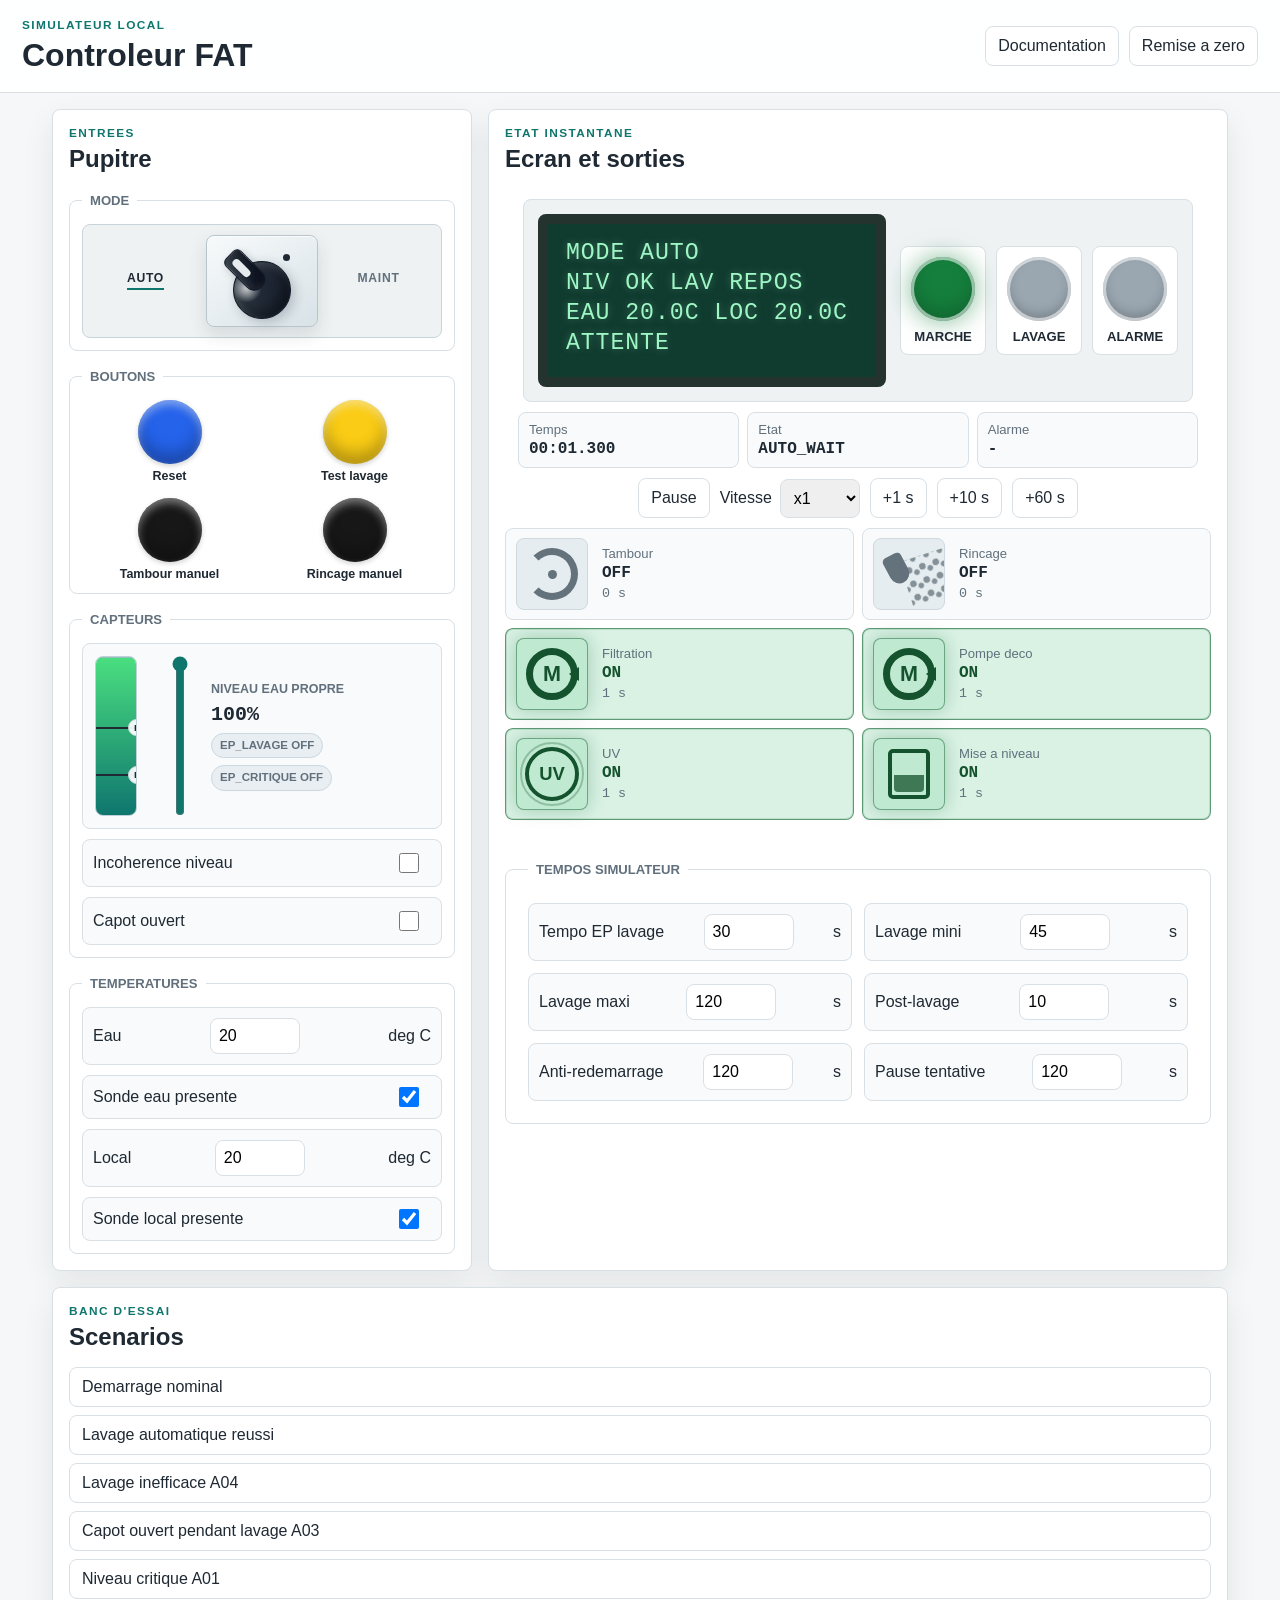
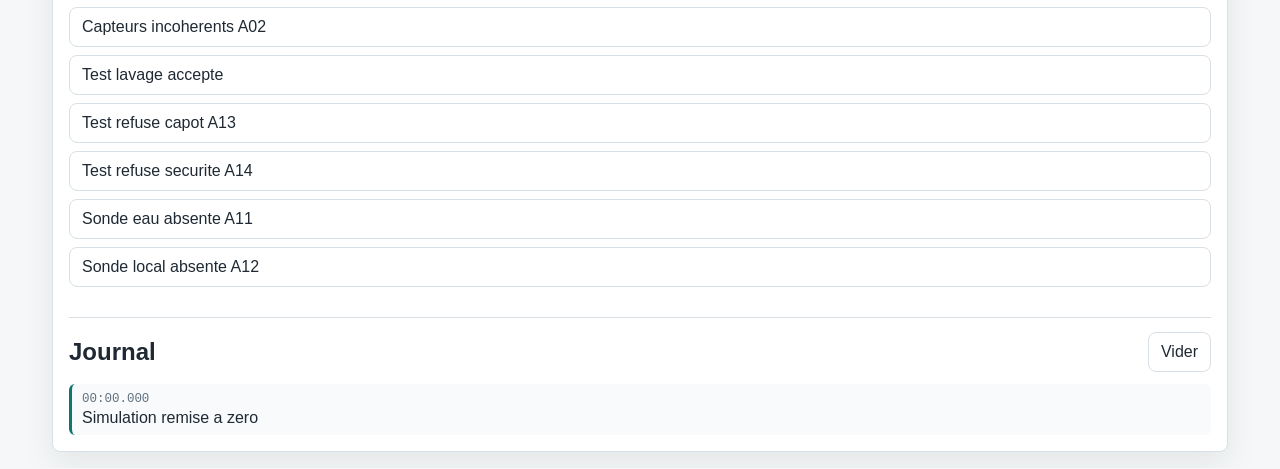
<file: simulator.html>
<!DOCTYPE html>
<html lang="fr">
<head>
  <meta charset="UTF-8">
  <meta name="viewport" content="width=device-width, initial-scale=1.0">
  <title>DrumFilterController - Simulateur visuel</title>
  <link rel="stylesheet" href="simulator/style.css">
</head>
<body>
  <header class="topbar">
    <div>
      <p class="eyebrow">Simulateur local</p>
      <h1>Controleur FAT</h1>
    </div>
    <nav class="top-actions" aria-label="Navigation">
      <a href="index.html">Documentation</a>
      <button id="reset-sim" type="button">Remise a zero</button>
    </nav>
  </header>

  <main class="sim-layout">
    <section class="panel operator-panel" aria-labelledby="operator-title">
      <div class="panel-title">
        <p class="eyebrow">Entrees</p>
        <h2 id="operator-title">Pupitre</h2>
      </div>

      <fieldset class="control-group">
        <legend>Mode</legend>
        <div id="mode-selector" class="industrial-selector" data-position="auto" role="radiogroup" aria-label="Mode demande">
          <input id="mode-auto" class="mode-radio" type="radio" name="mode" value="auto" checked>
          <input id="mode-maintenance" class="mode-radio" type="radio" name="mode" value="maintenance">
          <button class="selector-position selector-position-auto" type="button" data-mode="auto" aria-label="Mode auto">
            <span>AUTO</span>
          </button>
          <div class="selector-body" aria-hidden="true">
            <span class="selector-index selector-index-auto"></span>
            <span class="selector-knob"><span></span></span>
            <span class="selector-index selector-index-maintenance"></span>
          </div>
          <button class="selector-position selector-position-maintenance" type="button" data-mode="maintenance" aria-label="Mode maintenance">
            <span>MAINT</span>
          </button>
        </div>
      </fieldset>

      <fieldset class="control-group">
        <legend>Boutons</legend>
        <div class="button-grid">
          <button id="btn-reset" type="button" class="physical-button button-reset"><span></span><em>Reset</em></button>
          <button id="btn-test" type="button" class="physical-button button-test"><span></span><em>Test lavage</em></button>
          <button id="btn-tambour" type="button" class="physical-button button-manual hold-button"><span></span><em>Tambour manuel</em></button>
          <button id="btn-rincage" type="button" class="physical-button button-manual hold-button"><span></span><em>Rincage manuel</em></button>
        </div>
      </fieldset>

      <fieldset class="control-group">
        <legend>Capteurs</legend>
        <div class="level-control">
          <div class="level-meter" aria-hidden="true">
            <div class="level-fill" id="level-fill"></div>
            <div class="level-threshold level-threshold-wash"><span>EP_LAVAGE</span></div>
            <div class="level-threshold level-threshold-critical"><span>EP_CRITIQUE</span></div>
          </div>
          <input id="level-slider" class="level-slider" type="range" min="0" max="100" value="100" step="1" aria-label="Niveau eau propre">
          <div class="level-readout">
            <span>Niveau eau propre</span>
            <strong id="level-value">100%</strong>
            <em id="level-ep-lavage">EP_LAVAGE OFF</em>
            <em id="level-ep-critique">EP_CRITIQUE OFF</em>
          </div>
        </div>
        <label class="switch-row">
          <span>Incoherence niveau</span>
          <input id="level-incoherent" type="checkbox">
        </label>
        <label class="switch-row">
          <span>Capot ouvert</span>
          <input id="capot-ouvert" type="checkbox">
        </label>
      </fieldset>

      <fieldset class="control-group">
        <legend>Temperatures</legend>
        <label class="temp-row">
          <span>Eau</span>
          <input id="temp-eau" type="number" value="20" step="0.5">
          <span>deg C</span>
        </label>
        <label class="switch-row compact">
          <span>Sonde eau presente</span>
          <input id="temp-eau-valid" type="checkbox" checked>
        </label>
        <label class="temp-row">
          <span>Local</span>
          <input id="temp-local" type="number" value="20" step="0.5">
          <span>deg C</span>
        </label>
        <label class="switch-row compact">
          <span>Sonde local presente</span>
          <input id="temp-local-valid" type="checkbox" checked>
        </label>
      </fieldset>

    </section>

    <section class="panel dashboard" aria-labelledby="dashboard-title">
      <div class="panel-title">
        <p class="eyebrow">Etat instantane</p>
        <h2 id="dashboard-title">Ecran et sorties</h2>
      </div>

      <div class="faceplate">
        <div class="lcd" aria-label="Ecran LCD 20 par 4">
          <div id="lcd-line-1">BOOT</div>
          <div id="lcd-line-2"></div>
          <div id="lcd-line-3"></div>
          <div id="lcd-line-4"></div>
        </div>

        <div class="indicator-grid" aria-label="Voyants">
          <div class="indicator" data-indicator="voyantMarche"><span></span>Marche</div>
          <div class="indicator" data-indicator="voyantLavage"><span></span>Lavage</div>
          <div class="indicator" data-indicator="voyantAlarme"><span></span>Alarme</div>
        </div>
      </div>

      <div class="status-strip">
        <div><span>Temps</span><strong id="sim-time">00:00.000</strong></div>
        <div><span>Etat</span><strong id="state-name">BOOT</strong></div>
        <div><span>Alarme</span><strong id="alarm-code">-</strong></div>
      </div>

      <div class="time-controls" aria-label="Controle du temps">
        <button id="play-pause" type="button">Pause</button>
        <label>
          Vitesse
          <select id="speed-select">
            <option value="0.25">x0.25</option>
            <option value="0.5">x0.5</option>
            <option value="1" selected>x1</option>
            <option value="10">x10</option>
            <option value="60">x60</option>
          </select>
        </label>
        <button data-step-ms="1000" type="button">+1 s</button>
        <button data-step-ms="10000" type="button">+10 s</button>
        <button data-step-ms="60000" type="button">+60 s</button>
      </div>

      <div class="output-grid" aria-label="Sorties commandees">
        <div class="output output-tambour" data-output="cmdTambour"><i class="actuator-icon"></i><div><span>Tambour</span><strong>OFF</strong><small>0 s</small></div></div>
        <div class="output output-rincage" data-output="cmdRincage"><i class="actuator-icon"></i><div><span>Rincage</span><strong>OFF</strong><small>0 s</small></div></div>
        <div class="output output-motor" data-output="cmdPompeFiltration"><i class="actuator-icon"></i><div><span>Filtration</span><strong>OFF</strong><small>0 s</small></div></div>
        <div class="output output-motor" data-output="cmdPompeDeco"><i class="actuator-icon"></i><div><span>Pompe deco</span><strong>OFF</strong><small>0 s</small></div></div>
        <div class="output output-uv" data-output="cmdUv"><i class="actuator-icon"></i><div><span>UV</span><strong>OFF</strong><small>0 s</small></div></div>
        <div class="output output-level" data-output="cmdMiseANiveau"><i class="actuator-icon"></i><div><span>Mise a niveau</span><strong>OFF</strong><small>0 s</small></div></div>
      </div>

      <fieldset class="control-group simulator-timing">
        <legend>Tempos simulateur</legend>
        <label class="temp-row">
          <span>Tempo EP lavage</span>
          <input id="cfg-ep-delay" type="number" value="30" min="0" step="1">
          <span>s</span>
        </label>
        <label class="temp-row">
          <span>Lavage mini</span>
          <input id="cfg-wash-min" type="number" value="45" min="1" step="1">
          <span>s</span>
        </label>
        <label class="temp-row">
          <span>Lavage maxi</span>
          <input id="cfg-wash-max" type="number" value="120" min="1" step="1">
          <span>s</span>
        </label>
        <label class="temp-row">
          <span>Post-lavage</span>
          <input id="cfg-residual" type="number" value="10" min="0" step="1">
          <span>s</span>
        </label>
        <label class="temp-row">
          <span>Anti-redemarrage</span>
          <input id="cfg-anti-restart" type="number" value="120" min="0" step="1">
          <span>s</span>
        </label>
        <label class="temp-row">
          <span>Pause tentative</span>
          <input id="cfg-retry-pause" type="number" value="120" min="0" step="1">
          <span>s</span>
        </label>
      </fieldset>
    </section>

    <aside class="panel side-panel" aria-labelledby="scenarios-title">
      <div class="panel-title">
        <p class="eyebrow">Banc d'essai</p>
        <h2 id="scenarios-title">Scenarios</h2>
      </div>
      <div id="scenario-list" class="scenario-list"></div>

      <div class="log-header">
        <h2>Journal</h2>
        <button id="clear-log" type="button">Vider</button>
      </div>
      <ol id="event-log" class="event-log"></ol>
    </aside>
  </main>

  <script src="simulator/logic.js"></script>
  <script src="simulator/scenarios.js"></script>
  <script src="simulator/app.js"></script>
</body>
</html>
</file>
<file: simulator/style.css>
:root {
  --bg: #f5f7f8;
  --panel: #ffffff;
  --ink: #1f2933;
  --muted: #61707c;
  --line: #d8e0e5;
  --accent: #0f766e;
  --accent-strong: #0b5f59;
  --warning: #facc15;
  --danger: #b91c1c;
  --ok: #15803d;
  --lcd-bg: #103b2f;
  --lcd-ink: #9ef6c5;
  --shadow: 0 12px 32px rgba(31, 41, 51, 0.08);
  --sans: "Segoe UI", "Trebuchet MS", Arial, sans-serif;
  --mono: "Cascadia Code", "Consolas", monospace;
}

* {
  box-sizing: border-box;
}

body {
  margin: 0;
  min-height: 100vh;
  color: var(--ink);
  background: var(--bg);
  font-family: var(--sans);
}

button,
input,
select {
  font: inherit;
}

button,
a {
  border: 1px solid var(--line);
  border-radius: 8px;
  background: #fff;
  color: var(--ink);
  cursor: pointer;
  padding: 10px 12px;
  text-decoration: none;
}

button:hover,
a:hover,
button:focus-visible,
a:focus-visible {
  border-color: rgba(15, 118, 110, 0.45);
  background: #eef8f6;
  outline: none;
}

.topbar {
  display: flex;
  align-items: center;
  justify-content: space-between;
  gap: 16px;
  padding: 18px 22px;
  border-bottom: 1px solid var(--line);
  background: rgba(255, 255, 255, 0.9);
  position: sticky;
  top: 0;
  z-index: 5;
}

.topbar h1,
.panel-title h2,
.log-header h2 {
  margin: 0;
}

.eyebrow {
  margin: 0 0 5px;
  color: var(--accent);
  font-size: 0.74rem;
  font-weight: 800;
  letter-spacing: 0.12em;
  text-transform: uppercase;
}

.top-actions {
  display: flex;
  gap: 10px;
  flex-wrap: wrap;
}

.sim-layout {
  align-items: stretch;
  display: grid;
  grid-template-columns: 430px 740px 330px;
  gap: 16px;
  justify-content: center;
  margin: 0 auto;
  max-width: 1564px;
  padding: 16px;
}

.panel {
  background: var(--panel);
  border: 1px solid var(--line);
  border-radius: 8px;
  box-shadow: var(--shadow);
  padding: 16px;
}

.panel-title {
  margin-bottom: 16px;
}

.operator-panel {
  align-content: start;
  align-self: stretch;
}

.side-panel {
  align-self: stretch;
  display: flex;
  flex-direction: column;
  max-height: calc(100vh - 112px);
  min-height: 0;
  overflow: hidden;
}

.control-group {
  border: 1px solid var(--line);
  border-radius: 8px;
  display: grid;
  gap: 10px;
  margin: 0 0 14px;
  padding: 12px;
}

.operator-panel {
  display: grid;
  grid-template-columns: minmax(0, 1fr);
  gap: 18px;
}

.operator-panel .panel-title {
  grid-column: 1 / -1;
  margin-bottom: 2px;
}

.operator-panel .control-group {
  margin: 0;
}

.control-group legend {
  background: var(--panel);
  color: var(--muted);
  font-size: 0.82rem;
  font-weight: 800;
  margin-bottom: 4px;
  padding: 0 8px;
  text-transform: uppercase;
}

.switch-row,
.temp-row {
  align-items: center;
  background: #f8fafb;
  border: 1px solid var(--line);
  border-radius: 8px;
  display: flex;
  gap: 10px;
  justify-content: space-between;
  padding: 10px;
}

.industrial-selector {
  align-items: center;
  background: #eef2f3;
  border: 1px solid #c9d4da;
  border-radius: 8px;
  display: grid;
  gap: 8px;
  grid-template-columns: 1fr 112px 1fr;
  min-height: 112px;
  padding: 10px;
}

.selector-position {
  align-items: center;
  background: transparent;
  border: 0;
  border-radius: 0;
  box-shadow: none;
  color: var(--muted);
  cursor: pointer;
  display: flex;
  font-size: 0.76rem;
  font-weight: 900;
  justify-content: center;
  letter-spacing: 0.06em;
  line-height: 1;
  min-height: 42px;
  padding: 0;
  width: 100%;
  text-align: center;
}

.selector-position:hover,
.selector-position:focus-visible {
  background: transparent;
  border: 0;
  color: var(--ink);
  outline: none;
}

.mode-radio {
  inline-size: 1px;
  block-size: 1px;
  opacity: 0;
  position: absolute;
}

.industrial-selector[data-position="auto"] .selector-position-auto,
.industrial-selector[data-position="maintenance"] .selector-position-maintenance {
  color: var(--ink);
}

.selector-position span {
  border-bottom: 2px solid transparent;
  padding-bottom: 4px;
}

.industrial-selector[data-position="auto"] .selector-position-auto span,
.industrial-selector[data-position="maintenance"] .selector-position-maintenance span {
  border-bottom-color: var(--accent);
}

.selector-body {
  background:
    linear-gradient(145deg, #f7fafb, #d8e2e7);
  border: 1px solid #b8c5cc;
  border-radius: 8px;
  box-shadow:
    inset 0 1px 0 rgba(255, 255, 255, 0.75),
    0 8px 18px rgba(31, 41, 51, 0.12);
  height: 92px;
  cursor: pointer;
  position: relative;
  width: 112px;
}

.selector-index {
  background: #1f2933;
  border-radius: 999px;
  height: 7px;
  position: absolute;
  top: 18px;
  width: 7px;
}

.selector-index-auto {
  left: 27px;
}

.selector-index-maintenance {
  right: 27px;
}

.selector-knob {
  background:
    radial-gradient(circle at 34% 28%, rgba(255, 255, 255, 0.85), transparent 27%),
    linear-gradient(145deg, #343f48, #111827);
  border: 1px solid #111827;
  border-radius: 999px;
  box-shadow:
    inset 0 5px 8px rgba(255, 255, 255, 0.14),
    inset 0 -9px 14px rgba(0, 0, 0, 0.36),
    0 5px 12px rgba(31, 41, 51, 0.24);
  display: block;
  height: 58px;
  left: 26px;
  position: absolute;
  top: 25px;
  transform-origin: 50% 50%;
  transition: transform 160ms ease;
  width: 58px;
}

.selector-knob::after {
  background:
    linear-gradient(140deg, #303942, #111827 72%);
  border: 1px solid #111827;
  border-radius: 6px 6px 10px 10px;
  box-shadow:
    inset 4px 0 7px rgba(255, 255, 255, 0.08),
    inset -5px -5px 10px rgba(0, 0, 0, 0.28),
    0 4px 9px rgba(17, 24, 39, 0.22);
  content: "";
  height: 44px;
  left: 19px;
  position: absolute;
  top: -20px;
  width: 20px;
}

.selector-knob span {
  background: #e6ebee;
  border-radius: 999px;
  box-shadow: 0 1px 1px rgba(0, 0, 0, 0.3);
  display: block;
  height: 22px;
  left: 25px;
  position: absolute;
  top: -13px;
  width: 8px;
  z-index: 1;
}

.industrial-selector[data-position="auto"] .selector-knob {
  transform: rotate(-45deg);
}

.industrial-selector[data-position="maintenance"] .selector-knob {
  transform: rotate(45deg);
}

.selector-position:focus-visible span {
  outline: 2px solid rgba(15, 118, 110, 0.42);
  outline-offset: 4px;
}

.switch-row input {
  height: 20px;
  width: 38px;
}

.level-control {
  align-items: center;
  background: #f8fafb;
  border: 1px solid var(--line);
  border-radius: 8px;
  display: grid;
  gap: 12px;
  grid-template-columns: 58px 34px minmax(0, 1fr);
  min-height: 184px;
  padding: 12px;
}

.level-meter {
  background:
    linear-gradient(180deg, rgba(158, 246, 197, 0.28), rgba(15, 118, 110, 0.12));
  border: 1px solid #bfd0d8;
  border-radius: 8px;
  height: 160px;
  overflow: hidden;
  position: relative;
  width: 42px;
}

.level-fill {
  background:
    linear-gradient(180deg, #4ade80, #0f766e);
  border-top: 1px solid rgba(255, 255, 255, 0.55);
  bottom: 0;
  left: 0;
  position: absolute;
  transition: height 140ms ease, background 140ms ease;
  width: 100%;
}

.level-control.is-wash .level-fill {
  background:
    linear-gradient(180deg, #facc15, #b7791f);
}

.level-control.is-critical .level-fill {
  background:
    linear-gradient(180deg, #ef4444, #991b1b);
}

.level-threshold {
  border-top: 2px solid #1f2933;
  left: 0;
  position: absolute;
  right: 0;
}

.level-threshold span {
  background: rgba(255, 255, 255, 0.92);
  border: 1px solid #cdd8de;
  border-radius: 999px;
  color: var(--ink);
  font-size: 0.62rem;
  font-weight: 900;
  left: 32px;
  line-height: 1;
  padding: 3px 5px;
  position: absolute;
  top: -10px;
  white-space: nowrap;
}

.level-threshold-wash {
  bottom: 55%;
}

.level-threshold-critical {
  bottom: 25%;
}

.level-slider {
  accent-color: var(--accent);
  height: 160px;
  margin: 0;
  width: 30px;
  writing-mode: vertical-lr;
  direction: rtl;
}

.level-readout {
  display: grid;
  gap: 7px;
}

.level-readout span {
  color: var(--muted);
  font-size: 0.78rem;
  font-weight: 800;
  text-transform: uppercase;
}

.level-readout strong {
  font-family: var(--mono);
  font-size: 1.25rem;
}

.level-readout em {
  background: #e8eef2;
  border: 1px solid #ccd8df;
  border-radius: 999px;
  color: var(--muted);
  font-style: normal;
  font-size: 0.72rem;
  font-weight: 900;
  justify-self: start;
  line-height: 1;
  padding: 6px 8px;
}

.level-readout em.is-active {
  background: #fff4ce;
  border-color: rgba(183, 121, 31, 0.45);
  color: #8a5a0a;
}

.level-readout em.is-critical {
  background: #fee2e2;
  border-color: rgba(185, 28, 28, 0.4);
  color: var(--danger);
}

.switch-row.compact {
  padding: 8px 10px;
}

.button-grid {
  display: grid;
  grid-template-columns: repeat(2, minmax(0, 1fr));
  gap: 14px 10px;
  justify-items: center;
}

.physical-button {
  align-items: center;
  background: transparent;
  border: 0;
  box-shadow: none;
  color: var(--ink);
  display: inline-flex;
  flex-direction: column;
  font-weight: 800;
  gap: 6px;
  min-height: 0;
  padding: 0;
  text-shadow: none;
}

.physical-button:hover,
.physical-button:focus-visible {
  filter: brightness(1.04);
}

.physical-button:active,
.physical-button.is-held {
  transform: translateY(1px);
}

.physical-button span {
  border-radius: 999px;
  box-shadow:
    inset 0 5px 8px rgba(255, 255, 255, 0.42),
    inset 0 -10px 16px rgba(0, 0, 0, 0.28),
    0 2px 5px rgba(0, 0, 0, 0.18);
  display: block;
  height: 64px;
  width: 64px;
}

.physical-button:active span,
.physical-button.is-held span {
  box-shadow:
    inset 0 9px 13px rgba(0, 0, 0, 0.3),
    inset 0 -4px 7px rgba(255, 255, 255, 0.22);
}

.physical-button em {
  font-style: normal;
  font-size: 0.78rem;
  line-height: 1.1;
  text-align: center;
}

.button-reset span {
  background: #2563eb;
}

.button-test span {
  background: #facc15;
}

.button-manual span {
  background: #171717;
}

.temp-row input {
  min-width: 0;
  width: 90px;
  border: 1px solid var(--line);
  border-radius: 8px;
  padding: 8px;
}

.dashboard {
  align-self: stretch;
  align-content: start;
  display: grid;
  gap: 10px;
  justify-self: start;
  max-width: 740px;
  width: 100%;
}

.faceplate {
  align-items: center;
  background: #eef2f3;
  border: 1px solid var(--line);
  border-radius: 8px;
  display: grid;
  gap: 14px;
  grid-template-columns: max-content minmax(0, 1fr);
  justify-content: start;
  max-width: 100%;
  justify-self: center;
  padding: 14px;
  width: fit-content;
}

.lcd {
  background: var(--lcd-bg);
  box-sizing: content-box;
  border: 10px solid #25332f;
  border-radius: 8px;
  color: var(--lcd-ink);
  font-family: var(--mono);
  font-size: 1.45rem;
  letter-spacing: 0.04em;
  line-height: 1.18;
  padding: 16px 18px;
  text-shadow: 0 0 8px rgba(158, 246, 197, 0.32);
  width: 21ch;
}

.lcd div {
  min-height: 1.3em;
  white-space: pre;
}

.status-strip,
.output-grid {
  display: grid;
  gap: 8px;
}

.status-strip {
  grid-template-columns: repeat(3, minmax(0, 1fr));
  justify-self: center;
  max-width: 680px;
  width: 100%;
}

.status-strip div,
.output {
  border: 1px solid var(--line);
  border-radius: 8px;
  background: #f8fafb;
  padding: 9px 10px;
}

.status-strip span,
.output span {
  color: var(--muted);
  display: block;
  font-size: 0.82rem;
  margin-bottom: 3px;
}

.status-strip strong,
.output strong {
  display: block;
  font-family: var(--mono);
  line-height: 1.15;
}

.output small {
  color: var(--muted);
  display: block;
  font-family: var(--mono);
  line-height: 1.1;
  margin-top: 4px;
}

.time-controls {
  align-items: center;
  justify-content: center;
  display: flex;
  flex-wrap: wrap;
  gap: 10px;
}

.time-controls label {
  align-items: center;
  display: inline-flex;
  gap: 8px;
}

.time-controls select {
  border: 1px solid var(--line);
  border-radius: 8px;
  padding: 9px;
}

.indicator-grid {
  display: grid;
  gap: 10px;
  grid-template-columns: repeat(3, minmax(76px, 86px));
}

.indicator {
  align-items: center;
  background: #fff;
  border: 1px solid var(--line);
  border-radius: 8px;
  display: flex;
  flex-direction: column;
  font-size: 0.82rem;
  font-weight: 800;
  gap: 8px;
  justify-content: center;
  min-height: 0;
  padding: 10px 6px;
  text-align: center;
  text-transform: uppercase;
}

.indicator span {
  background: #9aa7b1;
  border-radius: 999px;
  box-shadow:
    inset 0 0 0 3px rgba(255, 255, 255, 0.55),
    inset 0 -6px 12px rgba(0, 0, 0, 0.22);
  display: inline-block;
  height: 64px;
  width: 64px;
}

.indicator.is-on[data-indicator="voyantMarche"] span {
  background: var(--ok);
  box-shadow:
    inset 0 0 0 3px rgba(255, 255, 255, 0.55),
    inset 0 -10px 20px rgba(0, 0, 0, 0.2),
    0 0 24px rgba(21, 128, 61, 0.55);
}

.indicator.is-on[data-indicator="voyantLavage"] span {
  background: var(--warning);
  box-shadow:
    inset 0 0 0 3px rgba(255, 255, 255, 0.55),
    inset 0 -10px 20px rgba(0, 0, 0, 0.2),
    0 0 24px rgba(250, 204, 21, 0.65);
}

.indicator.is-on[data-indicator="voyantAlarme"] span {
  background: var(--danger);
  box-shadow:
    inset 0 0 0 3px rgba(255, 255, 255, 0.55),
    inset 0 -10px 20px rgba(0, 0, 0, 0.2),
    0 0 24px rgba(185, 28, 28, 0.55);
}

.output-grid {
  grid-template-columns: repeat(2, minmax(250px, 1fr));
}

.simulator-timing {
  display: grid;
  gap: 12px;
  grid-template-columns: repeat(2, minmax(0, 1fr));
  justify-self: stretch;
  margin-top: 32px;
  padding: 22px;
}

.simulator-timing legend {
  grid-column: 1 / -1;
}

.output {
  align-items: center;
  display: grid;
  gap: 10px;
  grid-template-columns: 76px minmax(0, 1fr);
  min-height: 86px;
}

.output.is-on {
  background: #d9f2e4;
  border-color: rgba(22, 101, 52, 0.62);
  box-shadow: inset 0 0 0 1px rgba(22, 101, 52, 0.14);
}

.output.is-on strong {
  color: #14532d;
}

.actuator-icon {
  align-items: center;
  background: #e6edf0;
  border: 1px solid #cfd9df;
  border-radius: 8px;
  color: #64727c;
  display: inline-flex;
  font-style: normal;
  height: 72px;
  justify-content: center;
  overflow: hidden;
  position: relative;
  width: 72px;
}

.actuator-icon::before,
.actuator-icon::after {
  content: "";
  position: absolute;
}

.output-tambour .actuator-icon::before {
  border: 7px solid currentColor;
  border-left-color: transparent;
  border-radius: 999px;
  height: 38px;
  width: 38px;
}

.output-tambour .actuator-icon::after {
  background: currentColor;
  border-radius: 999px;
  height: 9px;
  width: 9px;
}

.output-rincage .actuator-icon::before {
  background: currentColor;
  border-radius: 5px 5px 11px 11px;
  height: 30px;
  left: 13px;
  top: 15px;
  transform: rotate(-28deg);
  width: 20px;
}

.output-rincage .actuator-icon::after {
  background:
    radial-gradient(circle, currentColor 0 3px, transparent 3.8px) 0 4px / 14px 14px,
    radial-gradient(circle, currentColor 0 2.4px, transparent 3.2px) 7px 22px / 14px 14px;
  height: 46px;
  left: 31px;
  opacity: 0.75;
  top: 15px;
  transform: rotate(-18deg);
  width: 46px;
}

.output-motor .actuator-icon::before {
  border: 7px solid currentColor;
  border-radius: 999px;
  content: "M";
  display: grid;
  font-family: var(--sans);
  font-size: 1.35rem;
  font-weight: 900;
  height: 38px;
  line-height: 1;
  place-items: center;
  width: 38px;
}

.output-motor .actuator-icon::after {
  border-right: 10px solid currentColor;
  border-top: 7px solid transparent;
  border-bottom: 7px solid transparent;
  height: 0;
  right: 8px;
  width: 0;
}

.output-uv .actuator-icon::before {
  border: 4px solid currentColor;
  border-radius: 999px;
  content: "UV";
  display: grid;
  font-family: var(--sans);
  font-size: 1.15rem;
  font-weight: 900;
  height: 46px;
  line-height: 1;
  place-items: center;
  width: 46px;
}

.output-uv .actuator-icon::after {
  border: 2px solid currentColor;
  border-radius: 999px;
  height: 60px;
  opacity: 0.28;
  width: 60px;
}

.output-level .actuator-icon::before {
  border: 4px solid currentColor;
  border-radius: 5px;
  height: 42px;
  width: 34px;
}

.output-level .actuator-icon::after {
  background: currentColor;
  border-radius: 0 0 4px 4px;
  bottom: 17px;
  height: 17px;
  opacity: 0.75;
  width: 30px;
}

.output.is-on .actuator-icon {
  background: #bfe9d0;
  border-color: rgba(22, 101, 52, 0.5);
  color: #14532d;
  box-shadow: 0 0 18px rgba(22, 101, 52, 0.28);
}

.output-tambour.is-on .actuator-icon::before {
  animation: actuator-spin 900ms linear infinite;
}

.output-rincage.is-on .actuator-icon::after {
  animation: actuator-spray 650ms linear infinite;
}

.output-motor.is-on .actuator-icon {
  animation: actuator-pulse 900ms ease-in-out infinite;
}

.output-uv.is-on .actuator-icon::after {
  animation: actuator-glow 1100ms ease-in-out infinite;
}

.output-level.is-on .actuator-icon::after {
  animation: actuator-fill 1400ms ease-in-out infinite;
}

@keyframes actuator-spin {
  to {
    transform: rotate(360deg);
  }
}

@keyframes actuator-spray {
  from {
    transform: translateX(-14px);
  }
  to {
    transform: translateX(14px);
  }
}

@keyframes actuator-pulse {
  0%,
  100% {
    transform: scale(1);
  }
  50% {
    transform: scale(1.08);
  }
}

@keyframes actuator-glow {
  0%,
  100% {
    opacity: 0.35;
    transform: scale(0.9);
  }
  50% {
    opacity: 0.9;
    transform: scale(1.16);
  }
}

@keyframes actuator-fill {
  0%,
  100% {
    height: 13px;
  }
  50% {
    height: 31px;
  }
}

.scenario-list {
  display: grid;
  flex: 0 0 auto;
  gap: 8px;
  margin-bottom: 18px;
}

.scenario-list button {
  text-align: left;
}

.scenario-list button.active {
  background: #e5f4f1;
  border-color: var(--accent);
}

.log-header {
  align-items: center;
  border-top: 1px solid var(--line);
  display: flex;
  flex: 0 0 auto;
  justify-content: space-between;
  margin-top: 12px;
  padding-top: 14px;
}

.event-log {
  display: grid;
  flex: 1 1 260px;
  gap: 8px;
  list-style: none;
  margin: 12px 0 0;
  max-height: 360px;
  min-height: 0;
  overflow: auto;
  padding: 0;
}

.event-log li {
  border-left: 3px solid var(--accent);
  background: #f8fafb;
  border-radius: 6px;
  padding: 8px 10px;
}

.event-log time {
  color: var(--muted);
  display: block;
  font-family: var(--mono);
  font-size: 0.78rem;
  margin-bottom: 3px;
}

@media (max-width: 1580px) {
  .sim-layout {
    grid-template-columns: 420px minmax(700px, 740px);
  }

  .side-panel {
    align-self: start;
    grid-column: 1 / -1;
    max-height: none;
    overflow: visible;
  }

  .event-log {
    flex: initial;
    max-height: 36vh;
  }
}

@media (max-width: 980px) {
  .operator-panel {
    grid-template-columns: 1fr;
  }

  .faceplate {
    grid-template-columns: 1fr;
    justify-content: stretch;
    width: 100%;
  }

  .lcd {
    box-sizing: border-box;
    width: 100%;
  }

  .indicator-grid {
    grid-template-columns: repeat(3, minmax(0, 1fr));
  }

  .indicator span {
    height: 54px;
    width: 54px;
  }

  .physical-button span {
    height: 54px;
    width: 54px;
  }
}

@media (max-width: 760px) {
  .topbar {
    align-items: stretch;
    flex-direction: column;
  }

  .sim-layout {
    grid-template-columns: 1fr;
    padding: 10px;
  }

  .status-strip,
  .output-grid {
    grid-template-columns: 1fr;
  }

  .faceplate {
    grid-template-columns: 1fr;
  }

  .lcd {
    min-height: 150px;
  }

  .indicator-grid {
    grid-template-columns: repeat(3, minmax(0, 1fr));
  }

  .indicator span {
    height: 46px;
    width: 46px;
  }

  .physical-button span {
    height: 46px;
    width: 46px;
  }
}
</file>
